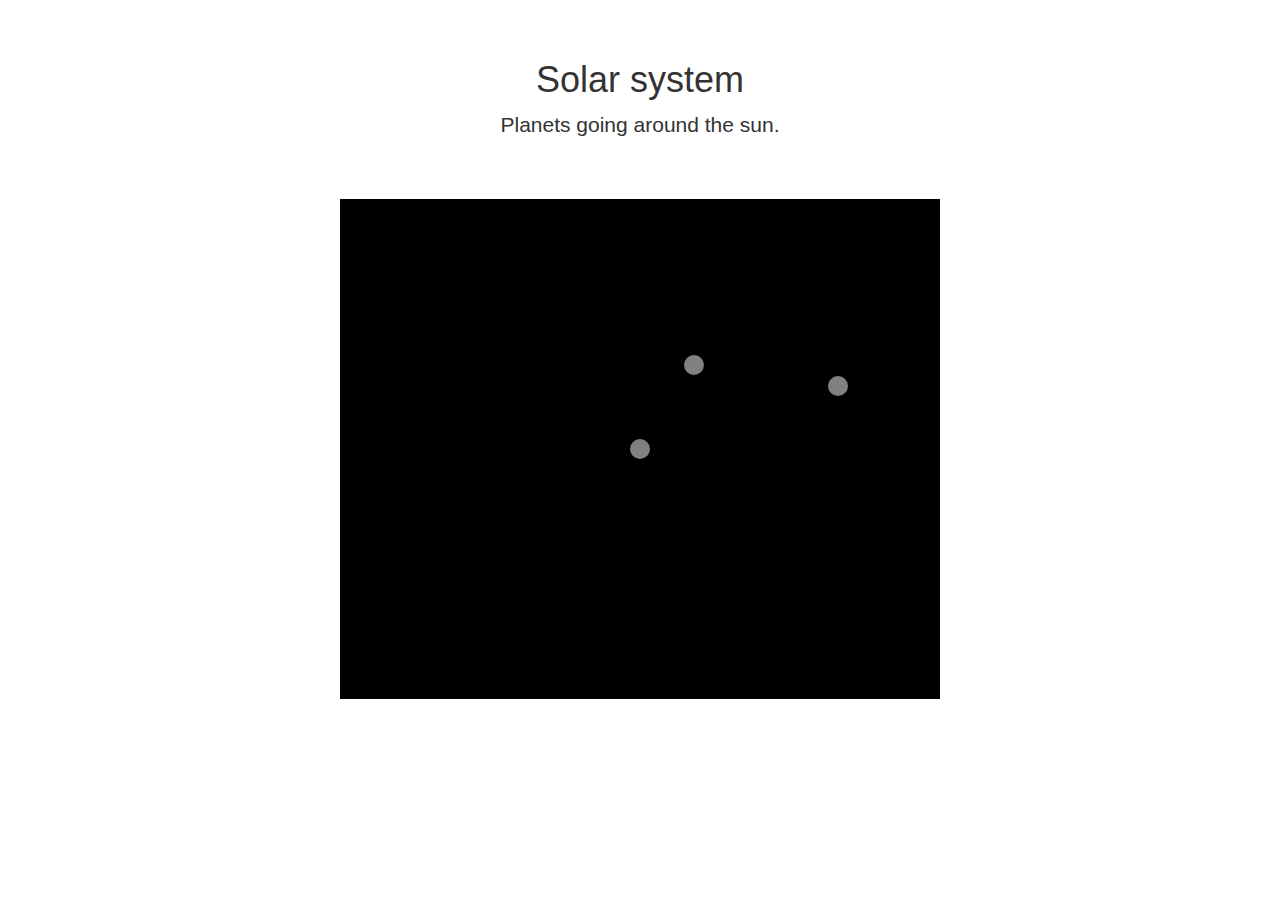
<file: index.html>
<!DOCTYPE html>
<html lang="en">
  <head>
    <meta charset="utf-8">
    <meta name="description" content="Solar system">
    <meta name="author" content="Andrés Manikis (andresmanikis@gmail.com)">
    <link rel="shortcut icon" href="favicon.ico">

    <title>Solar system</title>

    <link href="css/bootstrap.min.css" rel="stylesheet">
    <link href="css/styles.css" rel="stylesheet">

    <!--[if lt IE 9]>
      <script src="https://oss.maxcdn.com/libs/html5shiv/3.7.0/html5shiv.js"></script>
      <script src="https://oss.maxcdn.com/libs/respond.js/1.4.2/respond.min.js"></script>
    <![endif]-->
  </head>

  <body>

    <div class="container">

      <div class="starter-template">
        <h1>Solar system</h1>
        <p class="lead">
          Planets going around the sun.
        </p>
      </div>

      <div id="space">
      </div>
    </div>


    <!-- Bootstrap core JavaScript
    ================================================== -->
    <!-- Placed at the end of the document so the pages load faster -->
    <script src="js/jquery.min.js"></script>
    <script src="js/bootstrap.min.js"></script>
    <script src="js/vector.js"></script>
    <script src="js/space.js"></script>
    <script src="js/planet.js"></script>
    <script src="js/display.js"></script>

    <script src="js/main.js"></script>
  </body>
</html>
</file>
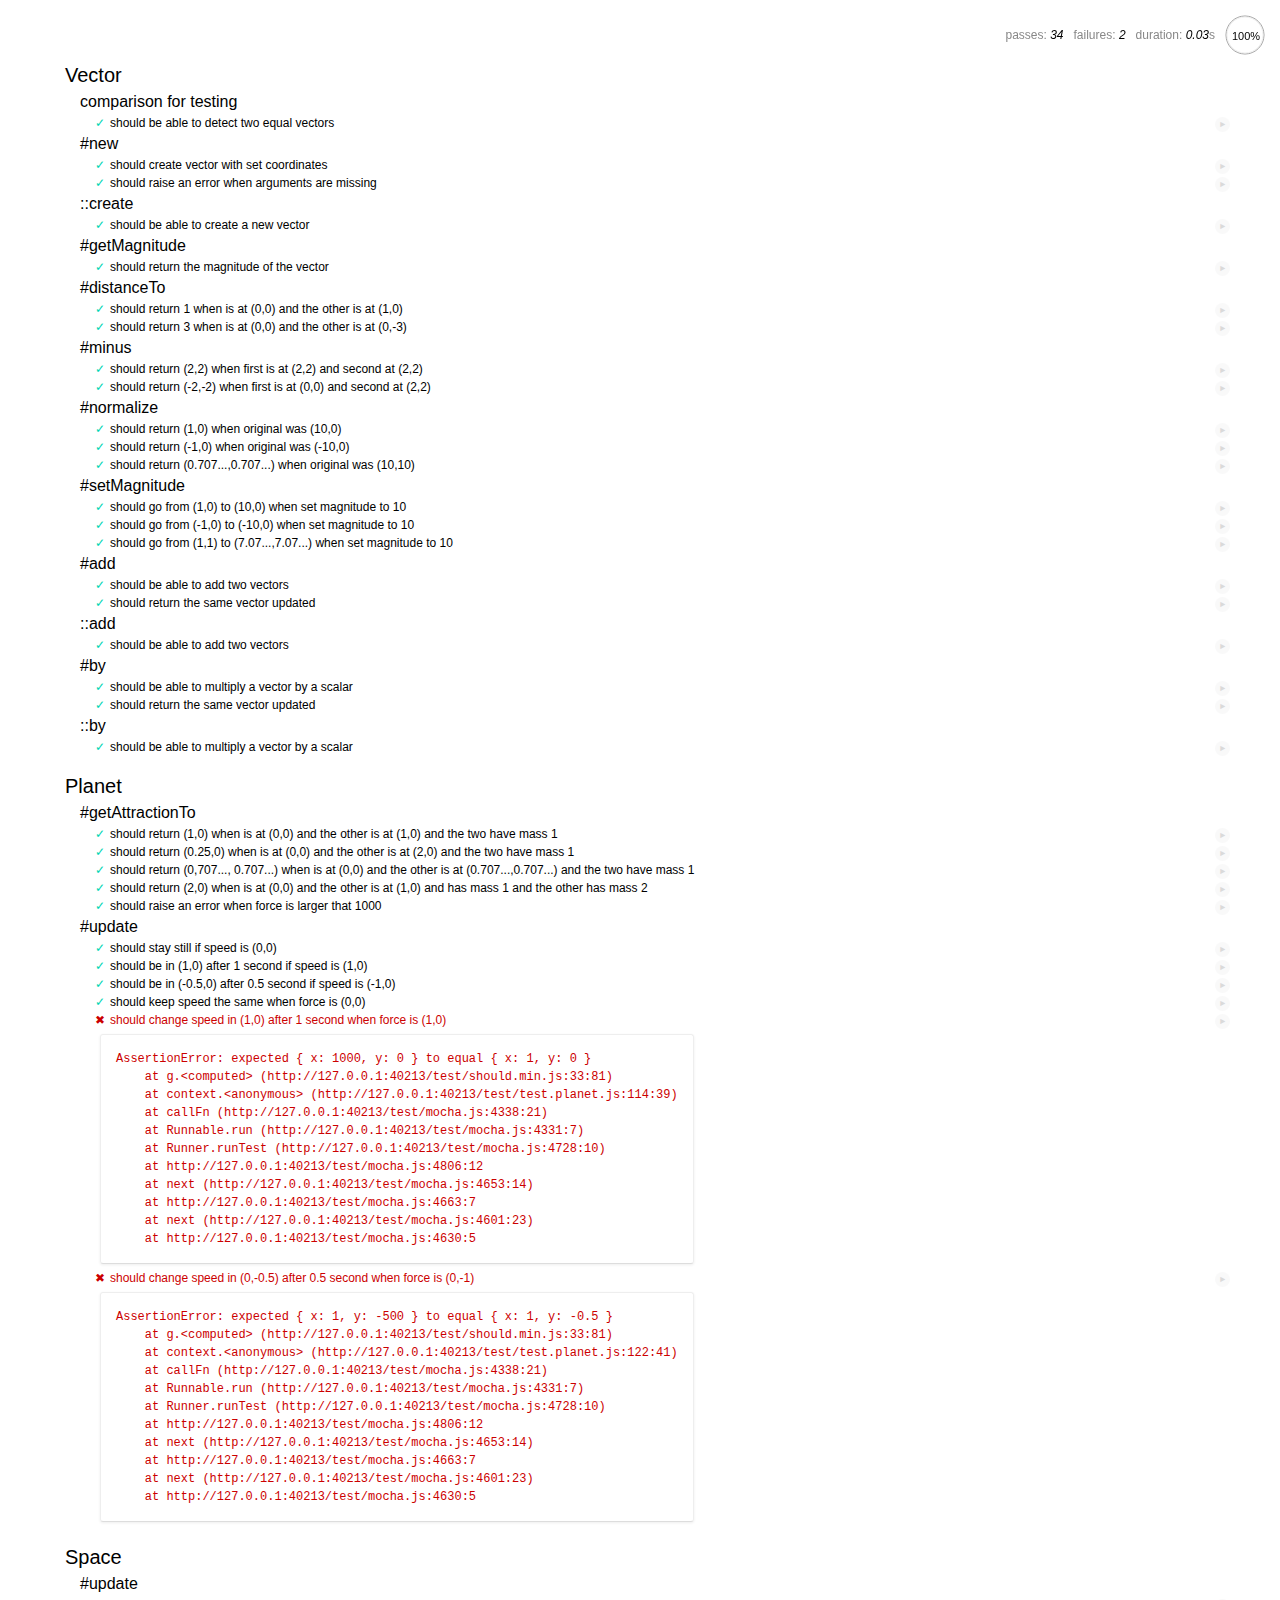
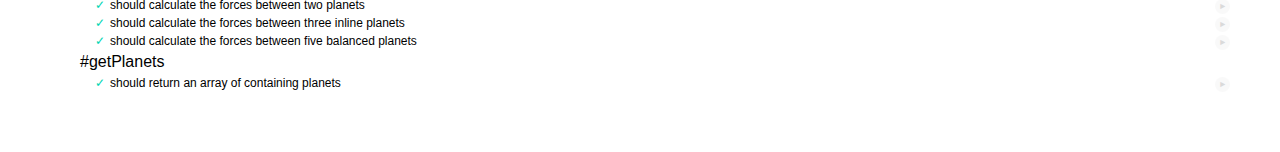
<file: test/index.html>
<html>
<head>
  <meta charset="utf-8">
  <title>Mocha Tests</title>
  <link rel="stylesheet" href="mocha.css" />
</head>
<body>
  <div id="mocha"></div>
  <script src="mocha.js"></script>
  <script src="should.min.js"></script>
  <script>mocha.setup('bdd')</script>

  <!-- Includes -->
  <script src="../js/vector.js"></script>
  <script src="../js/planet.js"></script>
  <script src="../js/space.js"></script>

  <!-- Tests to run -->
  <script src="test.vector.js"></script>
  <script src="test.planet.js"></script>
  <script src="test.space.js"></script>

  <script>
    mocha.checkLeaks();
    mocha.run();
  </script>
</body>
</html>
</file>
<file: css/styles.css>
.starter-template {
  padding: 40px 15px;
  text-align: center;
}

#space {
	margin: 0 auto;
	width: 600px;
	height: 500px;
	background-color: black;
	position: relative;
	overflow: hidden;
}

#space.simulation-aborted {
	background-color: grey;
}

.planet {
	width: 20px;
	height: 20px;
	background-color: grey;
	border-radius: 25px;
	position: absolute;
}
</file>
<file: test/mocha.css>
@charset "utf-8";

body {
  margin:0;
}

#mocha {
  font: 20px/1.5 "Helvetica Neue", Helvetica, Arial, sans-serif;
  margin: 60px 50px;
}

#mocha ul,
#mocha li {
  margin: 0;
  padding: 0;
}

#mocha ul {
  list-style: none;
}

#mocha h1,
#mocha h2 {
  margin: 0;
}

#mocha h1 {
  margin-top: 15px;
  font-size: 1em;
  font-weight: 200;
}

#mocha h1 a {
  text-decoration: none;
  color: inherit;
}

#mocha h1 a:hover {
  text-decoration: underline;
}

#mocha .suite .suite h1 {
  margin-top: 0;
  font-size: .8em;
}

#mocha .hidden {
  display: none;
}

#mocha h2 {
  font-size: 12px;
  font-weight: normal;
  cursor: pointer;
}

#mocha .suite {
  margin-left: 15px;
}

#mocha .test {
  margin-left: 15px;
  overflow: hidden;
}

#mocha .test.pending:hover h2::after {
  content: '(pending)';
  font-family: arial, sans-serif;
}

#mocha .test.pass.medium .duration {
  background: #c09853;
}

#mocha .test.pass.slow .duration {
  background: #b94a48;
}

#mocha .test.pass::before {
  content: '✓';
  font-size: 12px;
  display: block;
  float: left;
  margin-right: 5px;
  color: #00d6b2;
}

#mocha .test.pass .duration {
  font-size: 9px;
  margin-left: 5px;
  padding: 2px 5px;
  color: #fff;
  -webkit-box-shadow: inset 0 1px 1px rgba(0,0,0,.2);
  -moz-box-shadow: inset 0 1px 1px rgba(0,0,0,.2);
  box-shadow: inset 0 1px 1px rgba(0,0,0,.2);
  -webkit-border-radius: 5px;
  -moz-border-radius: 5px;
  -ms-border-radius: 5px;
  -o-border-radius: 5px;
  border-radius: 5px;
}

#mocha .test.pass.fast .duration {
  display: none;
}

#mocha .test.pending {
  color: #0b97c4;
}

#mocha .test.pending::before {
  content: '◦';
  color: #0b97c4;
}

#mocha .test.fail {
  color: #c00;
}

#mocha .test.fail pre {
  color: black;
}

#mocha .test.fail::before {
  content: '✖';
  font-size: 12px;
  display: block;
  float: left;
  margin-right: 5px;
  color: #c00;
}

#mocha .test pre.error {
  color: #c00;
  max-height: 300px;
  overflow: auto;
}

/**
 * (1): approximate for browsers not supporting calc
 * (2): 42 = 2*15 + 2*10 + 2*1 (padding + margin + border)
 *      ^^ seriously
 */
#mocha .test pre {
  display: block;
  float: left;
  clear: left;
  font: 12px/1.5 monaco, monospace;
  margin: 5px;
  padding: 15px;
  border: 1px solid #eee;
  max-width: 85%; /*(1)*/
  max-width: calc(100% - 42px); /*(2)*/
  word-wrap: break-word;
  border-bottom-color: #ddd;
  -webkit-border-radius: 3px;
  -webkit-box-shadow: 0 1px 3px #eee;
  -moz-border-radius: 3px;
  -moz-box-shadow: 0 1px 3px #eee;
  border-radius: 3px;
}

#mocha .test h2 {
  position: relative;
}

#mocha .test a.replay {
  position: absolute;
  top: 3px;
  right: 0;
  text-decoration: none;
  vertical-align: middle;
  display: block;
  width: 15px;
  height: 15px;
  line-height: 15px;
  text-align: center;
  background: #eee;
  font-size: 15px;
  -moz-border-radius: 15px;
  border-radius: 15px;
  -webkit-transition: opacity 200ms;
  -moz-transition: opacity 200ms;
  transition: opacity 200ms;
  opacity: 0.3;
  color: #888;
}

#mocha .test:hover a.replay {
  opacity: 1;
}

#mocha-report.pass .test.fail {
  display: none;
}

#mocha-report.fail .test.pass {
  display: none;
}

#mocha-report.pending .test.pass,
#mocha-report.pending .test.fail {
  display: none;
}
#mocha-report.pending .test.pass.pending {
  display: block;
}

#mocha-error {
  color: #c00;
  font-size: 1.5em;
  font-weight: 100;
  letter-spacing: 1px;
}

#mocha-stats {
  position: fixed;
  top: 15px;
  right: 10px;
  font-size: 12px;
  margin: 0;
  color: #888;
  z-index: 1;
}

#mocha-stats .progress {
  float: right;
  padding-top: 0;
}

#mocha-stats em {
  color: black;
}

#mocha-stats a {
  text-decoration: none;
  color: inherit;
}

#mocha-stats a:hover {
  border-bottom: 1px solid #eee;
}

#mocha-stats li {
  display: inline-block;
  margin: 0 5px;
  list-style: none;
  padding-top: 11px;
}

#mocha-stats canvas {
  width: 40px;
  height: 40px;
}

#mocha code .comment { color: #ddd; }
#mocha code .init { color: #2f6fad; }
#mocha code .string { color: #5890ad; }
#mocha code .keyword { color: #8a6343; }
#mocha code .number { color: #2f6fad; }

@media screen and (max-device-width: 480px) {
  #mocha {
    margin: 60px 0px;
  }

  #mocha #stats {
    position: absolute;
  }
}
</file>
